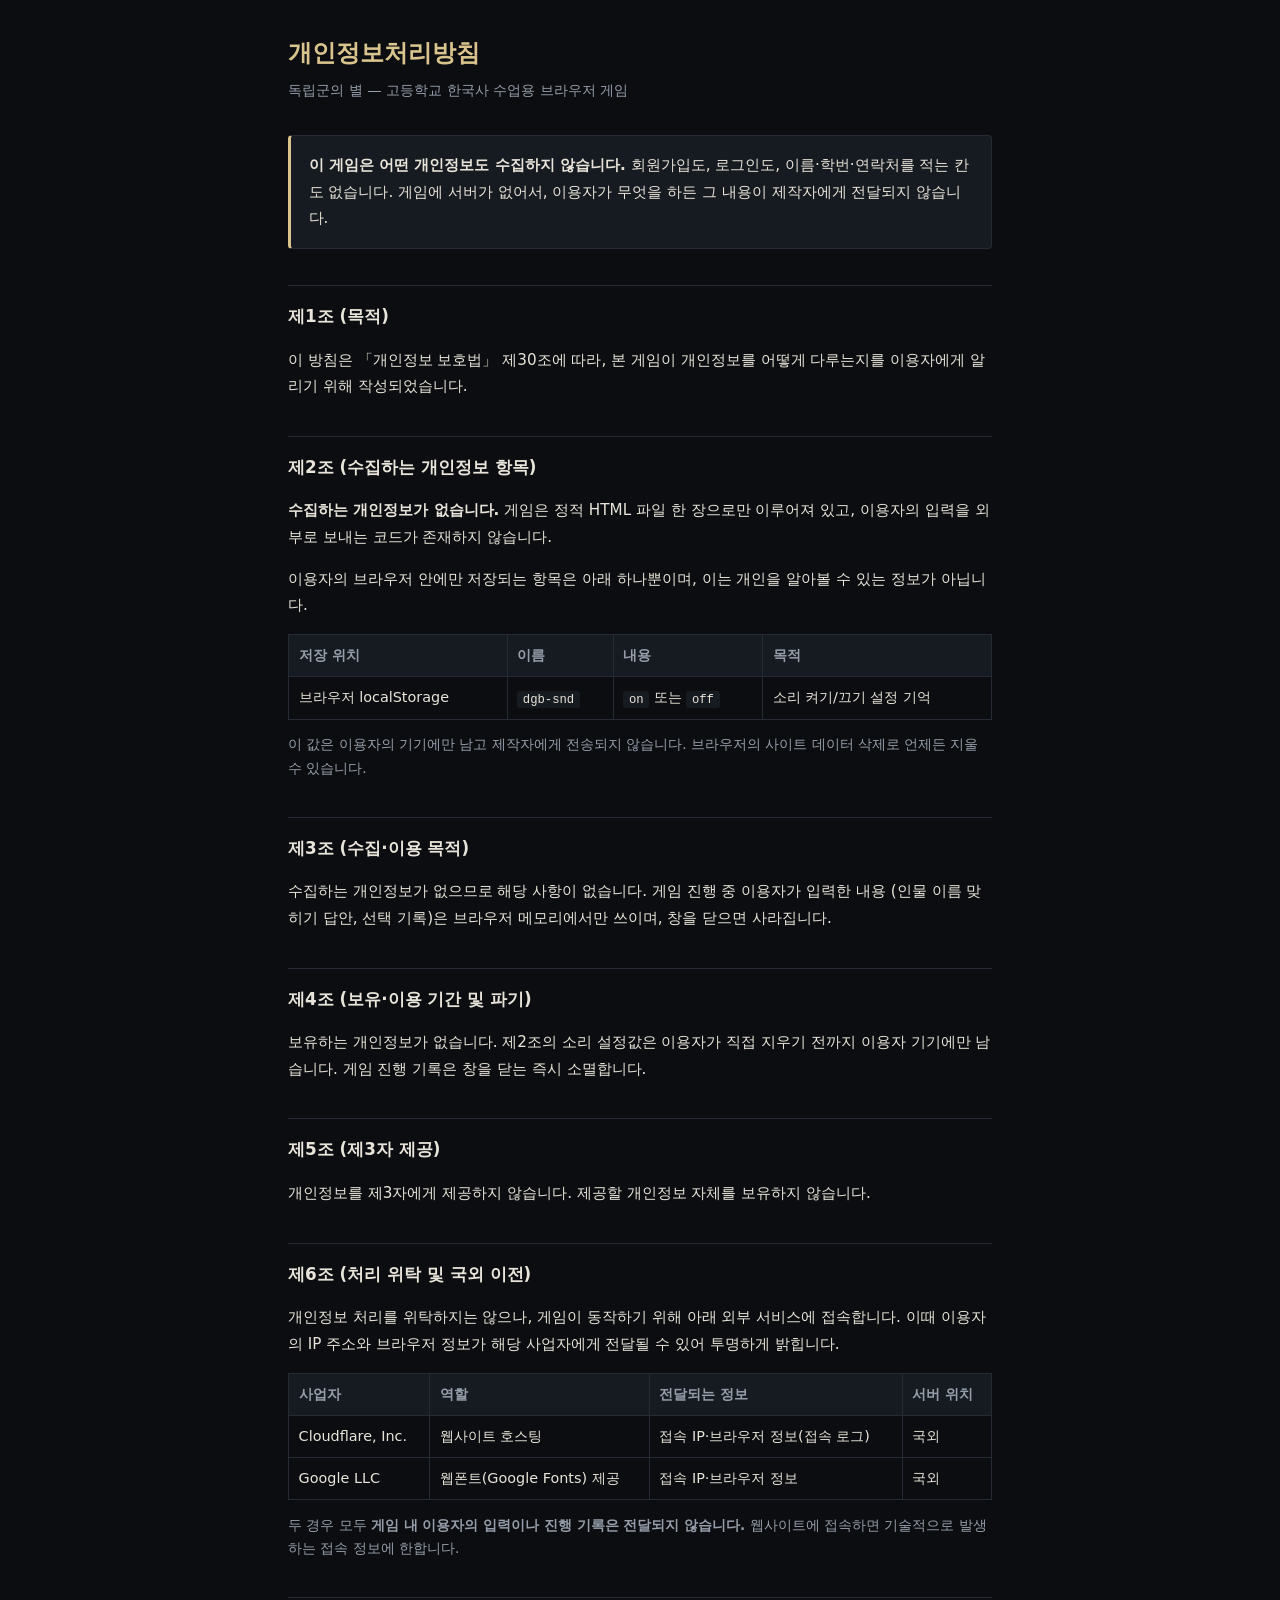
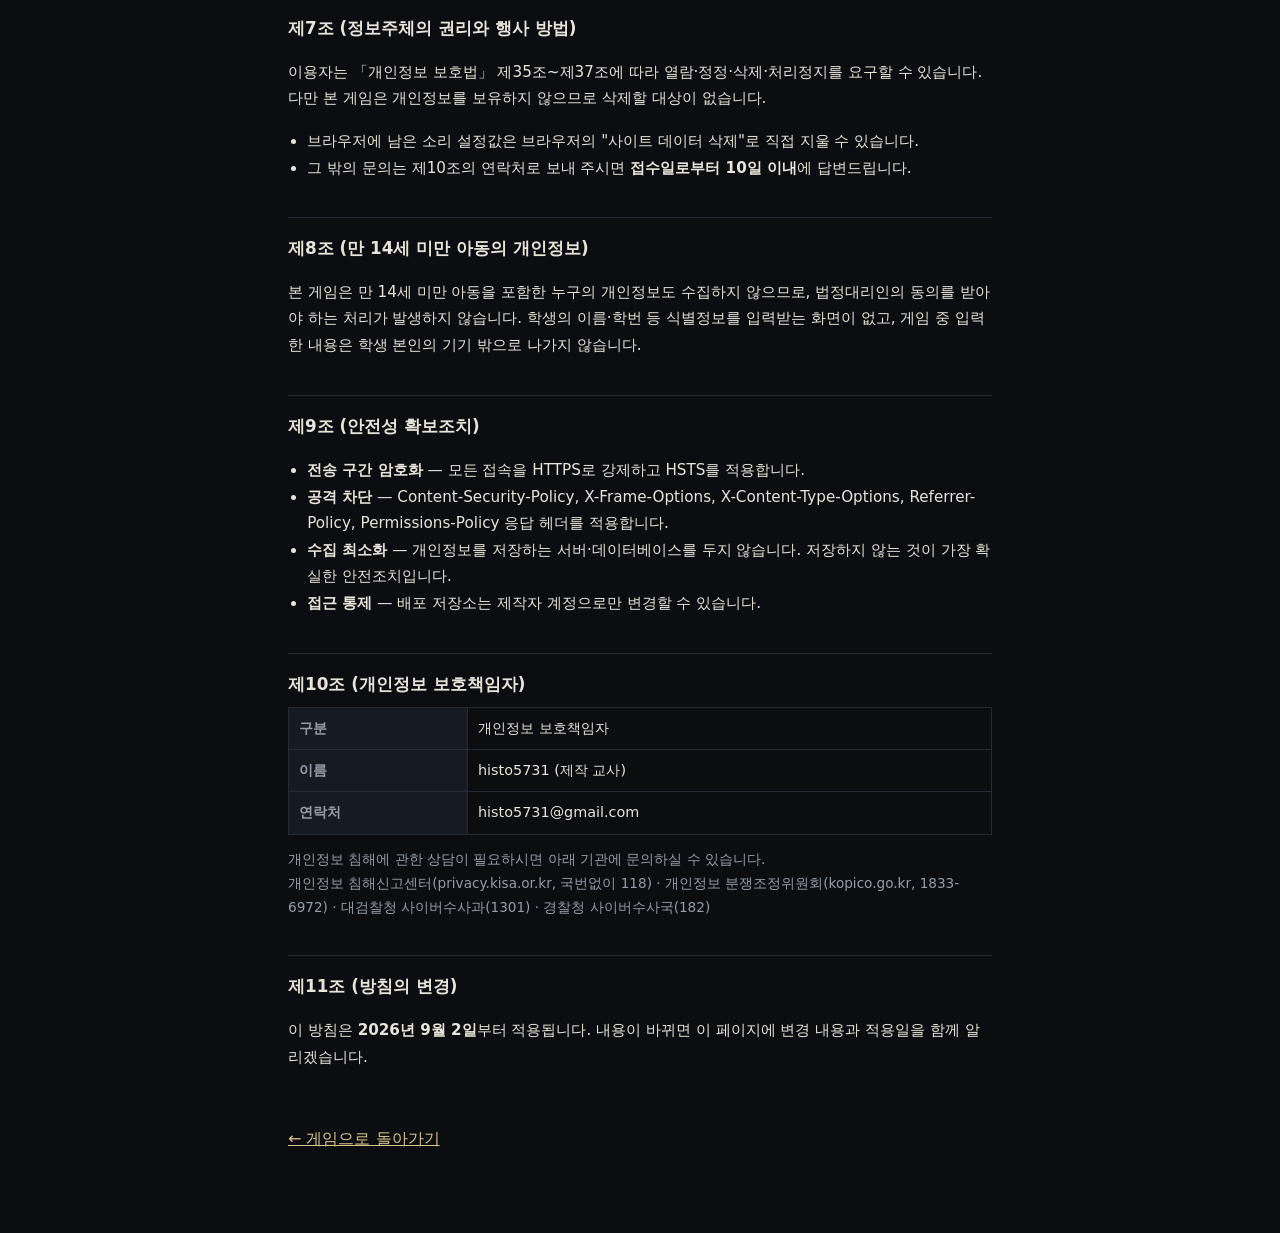
<file: privacy.html>
<!DOCTYPE html>
<html lang="ko">
<head>
<meta charset="UTF-8">
<meta name="viewport" content="width=device-width, initial-scale=1">
<meta http-equiv="Content-Security-Policy" content="default-src 'self'; script-src 'none'; style-src 'self' 'unsafe-inline'; img-src 'self' data:; object-src 'none'; base-uri 'self'; form-action 'self'">
<meta name="referrer" content="strict-origin-when-cross-origin">
<title>개인정보처리방침 — 독립군의 별</title>
<meta name="description" content="독립군의 별 개인정보처리방침. 이 게임은 어떤 개인정보도 수집·저장·전송하지 않습니다.">
<style>
  :root{--bg:#0B0D11;--panel:#161A21;--line:#252B35;--text:#E8E4D9;--muted:#959DA8;--star:#D9C48D}
  *{box-sizing:border-box}
  body{margin:0;background:var(--bg);color:var(--text);
       font-family:"IBM Plex Sans KR",system-ui,-apple-system,"Malgun Gothic",sans-serif;
       line-height:1.75;padding:2rem 1.25rem 5rem}
  main{max-width:44rem;margin:0 auto}
  h1{font-size:1.5rem;margin:0 0 .25rem;color:var(--star)}
  .sub{color:var(--muted);margin:0 0 2rem;font-size:.9rem}
  h2{font-size:1.05rem;margin:2.25rem 0 .5rem;padding-top:1rem;border-top:1px solid var(--line)}
  p,li{color:var(--text);font-size:.95rem}
  ul{padding-left:1.2rem}
  .lead{background:var(--panel);border:1px solid var(--line);border-left:3px solid var(--star);
        padding:1rem 1.1rem;border-radius:4px;margin:0 0 1rem}
  table{border-collapse:collapse;width:100%;margin:.5rem 0;font-size:.9rem}
  th,td{border:1px solid var(--line);padding:.5rem .6rem;text-align:left;vertical-align:top}
  th{background:var(--panel);color:var(--muted);font-weight:600;white-space:nowrap}
  code{background:var(--panel);padding:.1rem .35rem;border-radius:3px;font-size:.85em}
  a{color:var(--star)}
  .back{display:inline-block;margin-top:2.5rem;color:var(--star)}
  .note{color:var(--muted);font-size:.85rem}
</style>
</head>
<body>
<main>
  <h1>개인정보처리방침</h1>
  <p class="sub">독립군의 별 — 고등학교 한국사 수업용 브라우저 게임</p>

  <p class="lead"><strong>이 게임은 어떤 개인정보도 수집하지 않습니다.</strong>
  회원가입도, 로그인도, 이름·학번·연락처를 적는 칸도 없습니다. 게임에 서버가 없어서,
  이용자가 무엇을 하든 그 내용이 제작자에게 전달되지 않습니다.</p>

  <h2>제1조 (목적)</h2>
  <p>이 방침은 「개인정보 보호법」 제30조에 따라, 본 게임이 개인정보를 어떻게 다루는지를
  이용자에게 알리기 위해 작성되었습니다.</p>

  <h2>제2조 (수집하는 개인정보 항목)</h2>
  <p><strong>수집하는 개인정보가 없습니다.</strong> 게임은 정적 HTML 파일 한 장으로만 이루어져 있고,
  이용자의 입력을 외부로 보내는 코드가 존재하지 않습니다.</p>
  <p>이용자의 브라우저 안에만 저장되는 항목은 아래 하나뿐이며, 이는 개인을 알아볼 수 있는 정보가 아닙니다.</p>
  <table>
    <tr><th>저장 위치</th><th>이름</th><th>내용</th><th>목적</th></tr>
    <tr><td>브라우저 localStorage</td><td><code>dgb-snd</code></td><td><code>on</code> 또는 <code>off</code></td><td>소리 켜기/끄기 설정 기억</td></tr>
  </table>
  <p class="note">이 값은 이용자의 기기에만 남고 제작자에게 전송되지 않습니다.
  브라우저의 사이트 데이터 삭제로 언제든 지울 수 있습니다.</p>

  <h2>제3조 (수집·이용 목적)</h2>
  <p>수집하는 개인정보가 없으므로 해당 사항이 없습니다. 게임 진행 중 이용자가 입력한 내용
  (인물 이름 맞히기 답안, 선택 기록)은 브라우저 메모리에서만 쓰이며, 창을 닫으면 사라집니다.</p>

  <h2>제4조 (보유·이용 기간 및 파기)</h2>
  <p>보유하는 개인정보가 없습니다. 제2조의 소리 설정값은 이용자가 직접 지우기 전까지
  이용자 기기에만 남습니다. 게임 진행 기록은 창을 닫는 즉시 소멸합니다.</p>

  <h2>제5조 (제3자 제공)</h2>
  <p>개인정보를 제3자에게 제공하지 않습니다. 제공할 개인정보 자체를 보유하지 않습니다.</p>

  <h2>제6조 (처리 위탁 및 국외 이전)</h2>
  <p>개인정보 처리를 위탁하지는 않으나, 게임이 동작하기 위해 아래 외부 서비스에 접속합니다.
  이때 이용자의 IP 주소와 브라우저 정보가 해당 사업자에게 전달될 수 있어 투명하게 밝힙니다.</p>
  <table>
    <tr><th>사업자</th><th>역할</th><th>전달되는 정보</th><th>서버 위치</th></tr>
    <tr><td>Cloudflare, Inc.</td><td>웹사이트 호스팅</td><td>접속 IP·브라우저 정보(접속 로그)</td><td>국외</td></tr>
    <tr><td>Google LLC</td><td>웹폰트(Google Fonts) 제공</td><td>접속 IP·브라우저 정보</td><td>국외</td></tr>
  </table>
  <p class="note">두 경우 모두 <strong>게임 내 이용자의 입력이나 진행 기록은 전달되지 않습니다.</strong>
  웹사이트에 접속하면 기술적으로 발생하는 접속 정보에 한합니다.</p>

  <h2>제7조 (정보주체의 권리와 행사 방법)</h2>
  <p>이용자는 「개인정보 보호법」 제35조~제37조에 따라 열람·정정·삭제·처리정지를 요구할 수 있습니다.
  다만 본 게임은 개인정보를 보유하지 않으므로 삭제할 대상이 없습니다.</p>
  <ul>
    <li>브라우저에 남은 소리 설정값은 브라우저의 "사이트 데이터 삭제"로 직접 지울 수 있습니다.</li>
    <li>그 밖의 문의는 제10조의 연락처로 보내 주시면 <strong>접수일로부터 10일 이내</strong>에 답변드립니다.</li>
  </ul>

  <h2>제8조 (만 14세 미만 아동의 개인정보)</h2>
  <p>본 게임은 만 14세 미만 아동을 포함한 누구의 개인정보도 수집하지 않으므로,
  법정대리인의 동의를 받아야 하는 처리가 발생하지 않습니다.
  학생의 이름·학번 등 식별정보를 입력받는 화면이 없고, 게임 중 입력한 내용은 학생 본인의
  기기 밖으로 나가지 않습니다.</p>

  <h2>제9조 (안전성 확보조치)</h2>
  <ul>
    <li><strong>전송 구간 암호화</strong> — 모든 접속을 HTTPS로 강제하고 HSTS를 적용합니다.</li>
    <li><strong>공격 차단</strong> — Content-Security-Policy, X-Frame-Options, X-Content-Type-Options,
        Referrer-Policy, Permissions-Policy 응답 헤더를 적용합니다.</li>
    <li><strong>수집 최소화</strong> — 개인정보를 저장하는 서버·데이터베이스를 두지 않습니다.
        저장하지 않는 것이 가장 확실한 안전조치입니다.</li>
    <li><strong>접근 통제</strong> — 배포 저장소는 제작자 계정으로만 변경할 수 있습니다.</li>
  </ul>

  <h2>제10조 (개인정보 보호책임자)</h2>
  <table>
    <tr><th>구분</th><td>개인정보 보호책임자</td></tr>
    <tr><th>이름</th><td>histo5731 (제작 교사)</td></tr>
    <tr><th>연락처</th><td>histo5731@gmail.com</td></tr>
  </table>
  <p class="note">개인정보 침해에 관한 상담이 필요하시면 아래 기관에 문의하실 수 있습니다.<br>
  개인정보 침해신고센터(privacy.kisa.or.kr, 국번없이 118) ·
  개인정보 분쟁조정위원회(kopico.go.kr, 1833-6972) ·
  대검찰청 사이버수사과(1301) · 경찰청 사이버수사국(182)</p>

  <h2>제11조 (방침의 변경)</h2>
  <p>이 방침은 <strong>2026년 9월 2일</strong>부터 적용됩니다. 내용이 바뀌면 이 페이지에 변경 내용과
  적용일을 함께 알리겠습니다.</p>

  <a class="back" href="index.html">← 게임으로 돌아가기</a>
</main>
</body>
</html>
</file>
